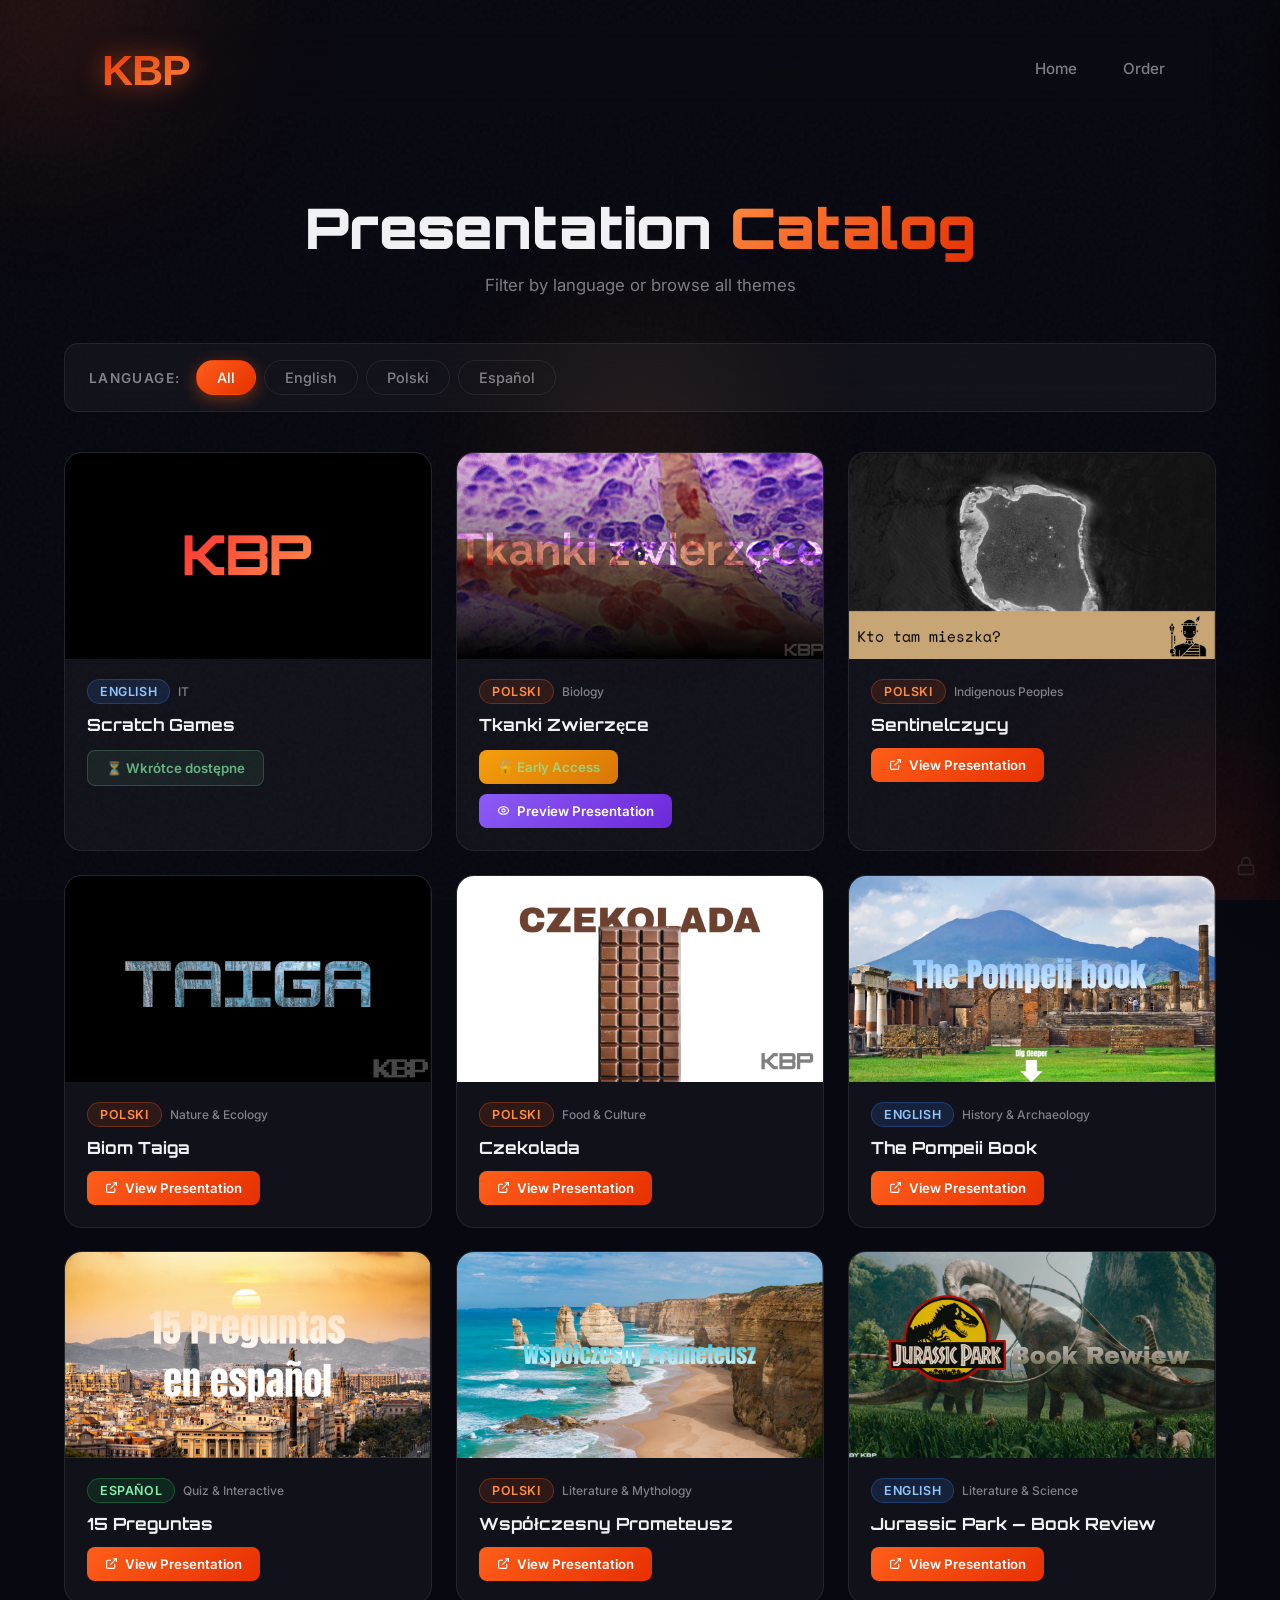
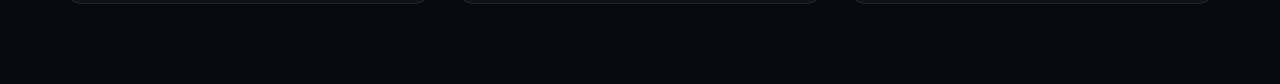
<file: catalog.html>
<!DOCTYPE html>
<html lang="en" style="--orange: #ff5e1a; --orange-light: #ff8c42; --red: #e63000; --bg: #080810; --text: #f0f0f5;"><head>
    <meta charset="UTF-8">
    <meta name="viewport" content="width=device-width, initial-scale=1.0">
    <title>Catalog — KBP</title>
    <link rel="icon" type="image/svg+xml" href="favicon.svg">
    <link rel="stylesheet" href="styles.css">
    <link href="https://fonts.googleapis.com/css2?family=Orbitron:wght@400;700;900&amp;family=Inter:wght@300;400;500;600&amp;display=swap" rel="stylesheet">
</head>

<body cz-shortcut-listen="true">

    <!-- LOADING SCREEN -->
    

    <div class="bg-orbs">
        <div class="orb orb-1"></div>
        <div class="orb orb-2"></div>
        <div class="orb orb-3"></div>
    </div>
    <div class="noise"></div>

    <div class="container">
        <header class="glass-header">
            <a href="index.html" class="logo-wrap">
                <img src="logo.svg" alt="KBP" class="logo" onerror="this.src='logo.svg'">
            </a>
            <nav>
                <a href="index.html" class="nav-link">Home</a>
                <a href="order.html" class="nav-link">Order</a>
            </nav>
        </header>

        <main class="catalog-main">
            <div class="catalog-header">
                <h1 class="page-title">Presentation <span class="gradient-text">Catalog</span></h1>
                <p class="page-sub">Filter by language or browse all themes</p>
            </div>

            <div class="filter-bar glass">
                <span class="filter-label">Language:</span>
                <div class="filter-pills" id="filterPills">
                    <button class="pill active" data-lang="all">All</button>
                    <button class="pill" data-lang="english">English</button>
                    <button class="pill" data-lang="polski">Polski</button>
                    <button class="pill" data-lang="espanol">Español</button>
                </div>
            </div>

            <div class="catalog-grid" id="catalogGrid">
      
      
      
      
      
      
      
      
      
      
      
      
      
      

                <!-- Coming Soon - Tkanki zwierzęce - Polski -->
                

                <!-- Sentinelczycy - Polski -->
                

                <!-- Biom Taiga - Polski -->
                

                <!-- Czekolada - Polski -->
                

                <!-- The Pompeii Book - English -->
                

                <!-- 15 Preguntas - Español -->
                

                <!-- Współczesny Prometeusz - Polski -->
                

                <!-- Jurassic Park Book - English -->
                


            <div class="pres-card glass" data-lang="english" data-id="custom-1786704314487">
        <div class="card-glow"></div>
        <a href="#" target="_blank" class="card-thumb-link">
          <div class="card-thumb">
            <img src="thumbnails/no_thumbnail.jpg" alt="Scratch Games" onerror="this.src='thumbnails/no_thumbnail.jpg'">
            <div class="thumb-overlay">
              <span class="thumb-play">
                <svg viewBox="0 0 24 24" fill="none" stroke="currentColor" stroke-width="2">
                  <path d="M18 13v6a2 2 0 01-2 2H5a2 2 0 01-2-2V8a2 2 0 012-2h6"></path>
                  <polyline points="15 3 21 3 21 9"></polyline>
                  <line x1="10" y1="14" x2="21" y2="3"></line>
                </svg>
              </span>
            </div>
          </div>
        </a>
        <div class="card-body">
          <div class="card-top">
            <span class="lang-badge english">English</span>
            <span class="theme-tag">IT</span>
          </div>
          <h3 class="card-title">Scratch Games</h3>
          <div style="display:flex;gap:8px;flex-wrap:wrap;margin-top:2px;">
            <span class="card-btn coming-soon-btn">⏳ Wkrótce dostępne</span>
          </div>
        </div>
      </div><div class="pres-card glass coming-soon-card" data-lang="polski" data-id="tkanki">
                    <div class="card-glow"></div>
                    <a href="https://www.canva.com/design/DAHLJnj12Vg/cBDGoIE9Pmr2mizU1TOsCg/edit" target="_blank" class="card-thumb-link">
                        <div class="card-thumb">
                            <img src="thumbnails/tkanki_zwierzence.jpg" alt="Tkanki Zwierzęce" onerror="this.src='thumbnails/no_thumbnail.jpg'">
                            <div class="thumb-overlay">
                                <span class="thumb-play">
                                    <svg viewBox="0 0 24 24" fill="none" stroke="currentColor" stroke-width="2">
                                        <path d="M18 13v6a2 2 0 01-2 2H5a2 2 0 01-2-2V8a2 2 0 012-2h6"></path>
                                        <polyline points="15 3 21 3 21 9"></polyline>
                                        <line x1="10" y1="14" x2="21" y2="3"></line>
                                    </svg>
                                </span>
                            </div>
                        </div>
                    </a>
                    <div class="card-body">
                        <div class="card-top">
                            <span class="lang-badge polski">Polski</span>
                            <span class="theme-tag">Biology</span>
                        </div>
                        <h3 class="card-title">Tkanki Zwierzęce</h3>
                        <div style="display:flex;gap:8px;flex-wrap:wrap;margin-top:2px;">
                            <span class="card-btn coming-soon-btn" style="background:linear-gradient(135deg,#f59e0b,#d97706);border:none;cursor:default;">🔓 Early Access</span>
                            <a href="https://www.canva.com/design/DAHLJnj12Vg/cBDGoIE9Pmr2mizU1TOsCg/edit" target="_blank" class="card-btn" style="background:linear-gradient(135deg,#8b5cf6,#6d28d9);">
                                <svg viewBox="0 0 24 24" fill="none" stroke="currentColor" stroke-width="2" style="width:13px;height:13px">
                                    <path d="M15 12a3 3 0 11-6 0 3 3 0 016 0z"></path>
                                    <path d="M2.458 12C3.732 7.943 7.523 5 12 5c4.478 0 8.268 2.943 9.542 7-1.274 4.057-5.064 7-9.542 7-4.477 0-8.268-2.943-9.542-7z"></path>
                                </svg>
                                Preview Presentation
                            </a>
                        </div>
                    </div>
                </div><div class="pres-card glass" data-lang="polski" data-id="sentinelczycy">
                    <div class="card-glow"></div>
                    <a href="https://canva.link/jdr4lco27nu2r5b" target="_blank" class="card-thumb-link">
                        <div class="card-thumb">
                            <img src="thumbnails/sentinelczycy.jpg" alt="Sentinelczycy" onerror="this.src='thumbnails/no_thumbnail.jpg'">
                            <div class="thumb-overlay">
                                <span class="thumb-play">
                                    <svg viewBox="0 0 24 24" fill="none" stroke="currentColor" stroke-width="2">
                                        <path d="M18 13v6a2 2 0 01-2 2H5a2 2 0 01-2-2V8a2 2 0 012-2h6"></path>
                                        <polyline points="15 3 21 3 21 9"></polyline>
                                        <line x1="10" y1="14" x2="21" y2="3"></line>
                                    </svg>
                                </span>
                            </div>
                        </div>
                    </a>
                    <div class="card-body">
                        <div class="card-top">
                            <span class="lang-badge polski">Polski</span>
                            <span class="theme-tag">Indigenous Peoples</span>
                        </div>
                        <h3 class="card-title">Sentinelczycy</h3>
                        <a href="https://canva.link/jdr4lco27nu2r5b" target="_blank" class="card-btn">
                            <svg viewBox="0 0 24 24" fill="none" stroke="currentColor" stroke-width="2">
                                <path d="M18 13v6a2 2 0 01-2 2H5a2 2 0 01-2-2V8a2 2 0 012-2h6"></path>
                                <polyline points="15 3 21 3 21 9"></polyline>
                                <line x1="10" y1="14" x2="21" y2="3"></line>
                            </svg>
                            View Presentation
                        </a>
                    </div>
                </div><div class="pres-card glass" data-lang="polski" data-id="taiga">
                    <div class="card-glow"></div>
                    <a href="https://canva.link/hdb6jztrh3bsevd" target="_blank" class="card-thumb-link">
                        <div class="card-thumb">
                            <img src="thumbnails/taiga.jpg" alt="Biom Taiga" onerror="this.src='thumbnails/no_thumbnail.jpg'">
                            <div class="thumb-overlay">
                                <span class="thumb-play">
                                    <svg viewBox="0 0 24 24" fill="none" stroke="currentColor" stroke-width="2">
                                        <path d="M18 13v6a2 2 0 01-2 2H5a2 2 0 01-2-2V8a2 2 0 012-2h6"></path>
                                        <polyline points="15 3 21 3 21 9"></polyline>
                                        <line x1="10" y1="14" x2="21" y2="3"></line>
                                    </svg>
                                </span>
                            </div>
                        </div>
                    </a>
                    <div class="card-body">
                        <div class="card-top">
                            <span class="lang-badge polski">Polski</span>
                            <span class="theme-tag">Nature &amp; Ecology</span>
                        </div>
                        <h3 class="card-title">Biom Taiga</h3>
                        <a href="https://canva.link/hdb6jztrh3bsevd" target="_blank" class="card-btn">
                            <svg viewBox="0 0 24 24" fill="none" stroke="currentColor" stroke-width="2">
                                <path d="M18 13v6a2 2 0 01-2 2H5a2 2 0 01-2-2V8a2 2 0 012-2h6"></path>
                                <polyline points="15 3 21 3 21 9"></polyline>
                                <line x1="10" y1="14" x2="21" y2="3"></line>
                            </svg>
                            View Presentation
                        </a>
                    </div>
                </div><div class="pres-card glass" data-lang="polski" data-id="czekolada">
                    <div class="card-glow"></div>
                    <a href="https://canva.link/7svyfcwnnusc0qz" target="_blank" class="card-thumb-link">
                        <div class="card-thumb">
                            <img src="thumbnails/czekolada.jpg" alt="Czekolada" onerror="this.src='thumbnails/no_thumbnail.jpg'">
                            <div class="thumb-overlay">
                                <span class="thumb-play">
                                    <svg viewBox="0 0 24 24" fill="none" stroke="currentColor" stroke-width="2">
                                        <path d="M18 13v6a2 2 0 01-2 2H5a2 2 0 01-2-2V8a2 2 0 012-2h6"></path>
                                        <polyline points="15 3 21 3 21 9"></polyline>
                                        <line x1="10" y1="14" x2="21" y2="3"></line>
                                    </svg>
                                </span>
                            </div>
                        </div>
                    </a>
                    <div class="card-body">
                        <div class="card-top">
                            <span class="lang-badge polski">Polski</span>
                            <span class="theme-tag">Food &amp; Culture</span>
                        </div>
                        <h3 class="card-title">Czekolada</h3>
                        <a href="https://canva.link/7svyfcwnnusc0qz" target="_blank" class="card-btn">
                            <svg viewBox="0 0 24 24" fill="none" stroke="currentColor" stroke-width="2">
                                <path d="M18 13v6a2 2 0 01-2 2H5a2 2 0 01-2-2V8a2 2 0 012-2h6"></path>
                                <polyline points="15 3 21 3 21 9"></polyline>
                                <line x1="10" y1="14" x2="21" y2="3"></line>
                            </svg>
                            View Presentation
                        </a>
                    </div>
                </div><div class="pres-card glass" data-lang="english" data-id="pompeii">
                    <div class="card-glow"></div>
                    <a href="https://canva.link/992vc9cyxr82lym" target="_blank" class="card-thumb-link">
                        <div class="card-thumb">
                            <img src="thumbnails/pompeii.jpg" alt="The Pompeii Book" onerror="this.src='thumbnails/no_thumbnail.jpg'">
                            <div class="thumb-overlay">
                                <span class="thumb-play">
                                    <svg viewBox="0 0 24 24" fill="none" stroke="currentColor" stroke-width="2">
                                        <path d="M18 13v6a2 2 0 01-2 2H5a2 2 0 01-2-2V8a2 2 0 012-2h6"></path>
                                        <polyline points="15 3 21 3 21 9"></polyline>
                                        <line x1="10" y1="14" x2="21" y2="3"></line>
                                    </svg>
                                </span>
                            </div>
                        </div>
                    </a>
                    <div class="card-body">
                        <div class="card-top">
                            <span class="lang-badge english">English</span>
                            <span class="theme-tag">History &amp; Archaeology</span>
                        </div>
                        <h3 class="card-title">The Pompeii Book</h3>
                        <a href="https://canva.link/992vc9cyxr82lym" target="_blank" class="card-btn">
                            <svg viewBox="0 0 24 24" fill="none" stroke="currentColor" stroke-width="2">
                                <path d="M18 13v6a2 2 0 01-2 2H5a2 2 0 01-2-2V8a2 2 0 012-2h6"></path>
                                <polyline points="15 3 21 3 21 9"></polyline>
                                <line x1="10" y1="14" x2="21" y2="3"></line>
                            </svg>
                            View Presentation
                        </a>
                    </div>
                </div><div class="pres-card glass" data-lang="espanol" data-id="preguntas">
                    <div class="card-glow"></div>
                    <a href="https://canva.link/8qope4dji9gdlad" target="_blank" class="card-thumb-link">
                        <div class="card-thumb">
                            <img src="thumbnails/preguntas.jpg" alt="15 Preguntas" onerror="this.src='thumbnails/no_thumbnail.jpg'">
                            <div class="thumb-overlay">
                                <span class="thumb-play">
                                    <svg viewBox="0 0 24 24" fill="none" stroke="currentColor" stroke-width="2">
                                        <path d="M18 13v6a2 2 0 01-2 2H5a2 2 0 01-2-2V8a2 2 0 012-2h6"></path>
                                        <polyline points="15 3 21 3 21 9"></polyline>
                                        <line x1="10" y1="14" x2="21" y2="3"></line>
                                    </svg>
                                </span>
                            </div>
                        </div>
                    </a>
                    <div class="card-body">
                        <div class="card-top">
                            <span class="lang-badge espanol">Español</span>
                            <span class="theme-tag">Quiz &amp; Interactive</span>
                        </div>
                        <h3 class="card-title">15 Preguntas</h3>
                        <a href="https://canva.link/8qope4dji9gdlad" target="_blank" class="card-btn">
                            <svg viewBox="0 0 24 24" fill="none" stroke="currentColor" stroke-width="2">
                                <path d="M18 13v6a2 2 0 01-2 2H5a2 2 0 01-2-2V8a2 2 0 012-2h6"></path>
                                <polyline points="15 3 21 3 21 9"></polyline>
                                <line x1="10" y1="14" x2="21" y2="3"></line>
                            </svg>
                            View Presentation
                        </a>
                    </div>
                </div><div class="pres-card glass" data-lang="polski" data-id="prometeusz">
                    <div class="card-glow"></div>
                    <a href="https://canva.link/0xmag7j2fdahhtu" target="_blank" class="card-thumb-link">
                        <div class="card-thumb">
                            <img src="thumbnails/prometeusz.jpg" alt="Współczesny Prometeusz" onerror="this.src='thumbnails/no_thumbnail.jpg'">
                            <div class="thumb-overlay">
                                <span class="thumb-play">
                                    <svg viewBox="0 0 24 24" fill="none" stroke="currentColor" stroke-width="2">
                                        <path d="M18 13v6a2 2 0 01-2 2H5a2 2 0 01-2-2V8a2 2 0 012-2h6"></path>
                                        <polyline points="15 3 21 3 21 9"></polyline>
                                        <line x1="10" y1="14" x2="21" y2="3"></line>
                                    </svg>
                                </span>
                            </div>
                        </div>
                    </a>
                    <div class="card-body">
                        <div class="card-top">
                            <span class="lang-badge polski">Polski</span>
                            <span class="theme-tag">Literature &amp; Mythology</span>
                        </div>
                        <h3 class="card-title">Współczesny Prometeusz</h3>
                        <a href="https://canva.link/0xmag7j2fdahhtu" target="_blank" class="card-btn">
                            <svg viewBox="0 0 24 24" fill="none" stroke="currentColor" stroke-width="2">
                                <path d="M18 13v6a2 2 0 01-2 2H5a2 2 0 01-2-2V8a2 2 0 012-2h6"></path>
                                <polyline points="15 3 21 3 21 9"></polyline>
                                <line x1="10" y1="14" x2="21" y2="3"></line>
                            </svg>
                            View Presentation
                        </a>
                    </div>
                </div><div class="pres-card glass" data-lang="english" data-id="jurassic">
                    <div class="card-glow"></div>
                    <a href="https://canva.link/foiyt8byrmnwzso" target="_blank" class="card-thumb-link">
                        <div class="card-thumb">
                            <img src="thumbnails/jurassic.jpg" alt="Jurassic Park Book Review" onerror="this.src='thumbnails/no_thumbnail.jpg'">
                            <div class="thumb-overlay">
                                <span class="thumb-play">
                                    <svg viewBox="0 0 24 24" fill="none" stroke="currentColor" stroke-width="2">
                                        <path d="M18 13v6a2 2 0 01-2 2H5a2 2 0 01-2-2V8a2 2 0 012-2h6"></path>
                                        <polyline points="15 3 21 3 21 9"></polyline>
                                        <line x1="10" y1="14" x2="21" y2="3"></line>
                                    </svg>
                                </span>
                            </div>
                        </div>
                    </a>
                    <div class="card-body">
                        <div class="card-top">
                            <span class="lang-badge english">English</span>
                            <span class="theme-tag">Literature &amp; Science</span>
                        </div>
                        <h3 class="card-title">Jurassic Park — Book Review</h3>
                        <a href="https://canva.link/foiyt8byrmnwzso" target="_blank" class="card-btn">
                            <svg viewBox="0 0 24 24" fill="none" stroke="currentColor" stroke-width="2">
                                <path d="M18 13v6a2 2 0 01-2 2H5a2 2 0 01-2-2V8a2 2 0 012-2h6"></path>
                                <polyline points="15 3 21 3 21 9"></polyline>
                                <line x1="10" y1="14" x2="21" y2="3"></line>
                            </svg>
                            View Presentation
                        </a>
                    </div>
                </div></div>

            <div class="empty-state" id="emptyState" style="display:none">
                <p>No presentations found for this language yet.</p>
            </div>
        </main>
    </div>

    <script src="loader.js"></script>
    <script src="devtools.js"></script>

    <!-- Toast -->
    

    <!-- Hidden lock trigger -->
    

    <!-- Dev mode badge (visible when logged in) -->
    
    

    <!-- Auth modal -->
    

    <!-- Dev panel -->
    
  

    <!-- Toast -->
    

    <!-- Hidden lock trigger -->
    

    <!-- Dev mode badge (visible when logged in) -->
    
    

    <!-- Auth modal -->
    

    <!-- Dev panel -->
    
  

    <!-- Toast -->
    

    <!-- Hidden lock trigger -->
    

    <!-- Dev mode badge (visible when logged in) -->
    
    

    <!-- Auth modal -->
    

    <!-- Dev panel -->
    
  

    <!-- Toast -->
    

    <!-- Hidden lock trigger -->
    

    <!-- Dev mode badge (visible when logged in) -->
    
    

    <!-- Auth modal -->
    

    <!-- Dev panel -->
    
  

    <!-- Toast -->
    

    <!-- Hidden lock trigger -->
    

    <!-- Dev mode badge (visible when logged in) -->
    
    

    <!-- Auth modal -->
    

    <!-- Dev panel -->
    
  

    <!-- Toast -->
    

    <!-- Hidden lock trigger -->
    

    <!-- Dev mode badge (visible when logged in) -->
    
    

    <!-- Auth modal -->
    

    <!-- Dev panel -->
    
  

    <!-- Toast -->
    

    <!-- Hidden lock trigger -->
    

    <!-- Dev mode badge (visible when logged in) -->
    
    

    <!-- Auth modal -->
    

    <!-- Dev panel -->
    
  

    <!-- Toast -->
    

    <!-- Hidden lock trigger -->
    

    <!-- Dev mode badge (visible when logged in) -->
    
    

    <!-- Auth modal -->
    

    <!-- Dev panel -->
    
  
    <script src="catalog.js"></script>


<input type="file" accept="image/*" style="display: none;"><input type="file" accept="image/*" style="display: none;"><input type="file" accept="image/*" style="display: none;"><input type="file" accept="image/*" style="display: none;"><input type="file" accept="image/*" style="display: none;"><input type="file" accept="image/*" style="display: none;"><input type="file" accept="image/*" style="display: none;"><input type="file" accept="image/*" style="display: none;"><input type="file" accept="image/*" style="display: none;"><input type="file" accept="image/*" style="display: none;"><input type="file" accept="image/*" style="display: none;"><input type="file" accept="image/*" style="display: none;"><input type="file" accept="image/*" style="display: none;"><input type="file" accept="image/*" style="display: none;"><input type="file" accept="image/*" style="display: none;"><input type="file" accept="image/*" style="display: none;"><input type="file" accept="image/*" style="display: none;"><input type="file" accept="image/*" style="display: none;"><input type="file" accept="image/*" style="display: none;"><input type="file" accept="image/*" style="display: none;"><input type="file" accept="image/*" style="display: none;"><input type="file" accept="image/*" style="display: none;"><input type="file" accept="image/*" style="display: none;"><input type="file" accept="image/*" style="display: none;"><input type="file" accept="image/*" style="display: none;"><input type="file" accept="image/*" style="display: none;"><input type="file" accept="image/*" style="display: none;"><input type="file" accept="image/*" style="display: none;"><input type="file" accept="image/*" style="display: none;"><input type="file" accept="image/*" style="display: none;"><input type="file" accept="image/*" style="display: none;"><input type="file" accept="image/*" style="display: none;"><input type="file" accept="image/*" style="display: none;"><input type="file" accept="image/*" style="display: none;"><input type="file" accept="image/*" style="display: none;"><input type="file" accept="image/*" style="display: none;"><input type="file" accept="image/*" style="display: none;"><input type="file" accept="image/*" style="display: none;"><input type="file" accept="image/*" style="display: none;"><input type="file" accept="image/*" style="display: none;"><input type="file" accept="image/*" style="display: none;"><input type="file" accept="image/*" style="display: none;"><input type="file" accept="image/*" style="display: none;"><input type="file" accept="image/*" style="display: none;"><input type="file" accept="image/*" style="display: none;"><input type="file" accept="image/*" style="display: none;"><input type="file" accept="image/*" style="display: none;"><input type="file" accept="image/*" style="display: none;"><input type="file" accept="image/*" style="display: none;"><input type="file" accept="image/*" style="display: none;"><input type="file" accept="image/*" style="display: none;"><input type="file" accept="image/*" style="display: none;"><input type="file" accept="image/*" style="display: none;"><input type="file" accept="image/*" style="display: none;"><input type="file" accept="image/*" style="display: none;"><input type="file" accept="image/*" style="display: none;"><input type="file" accept="image/*" style="display: none;"><input type="file" accept="image/*" style="display: none;"><input type="file" accept="image/*" style="display: none;"><input type="file" accept="image/*" style="display: none;"><input type="file" accept="image/*" style="display: none;"><input type="file" accept="image/*" style="display: none;"><input type="file" accept="image/*" style="display: none;"><input type="file" accept="image/*" style="display: none;"><input type="file" accept="image/*" style="display: none;"><input type="file" accept="image/*" style="display: none;"><input type="file" accept="image/*" style="display: none;"><input type="file" accept="image/*" style="display: none;"><input type="file" accept="image/*" style="display: none;"><input type="file" accept="image/*" style="display: none;"><input type="file" accept="image/*" style="display: none;"><input type="file" accept="image/*" style="display: none;"><input type="file" accept="image/*" style="display: none;"><input type="file" accept="image/*" style="display: none;"><input type="file" accept="image/*" style="display: none;"><input type="file" accept="image/*" style="display: none;"><input type="file" accept="image/*" style="display: none;"><input type="file" accept="image/*" style="display: none;"><input type="file" accept="image/*" style="display: none;"><input type="file" accept="image/*" style="display: none;"><input type="file" accept="image/*" style="display: none;"><input type="file" accept="image/*" style="display: none;"><input type="file" accept="image/*" style="display: none;"><input type="file" accept="image/*" style="display: none;"><input type="file" accept="image/*" style="display: none;"><input type="file" accept="image/*" style="display: none;"><input type="file" accept="image/*" style="display: none;"><input type="file" accept="image/*" style="display: none;"><input type="file" accept="image/*" style="display: none;"><input type="file" accept="image/*" style="display: none;"><input type="file" accept="image/*" style="display: none;"><input type="file" accept="image/*" style="display: none;"><input type="file" accept="image/*" style="display: none;"><input type="file" accept="image/*" style="display: none;"><input type="file" accept="image/*" style="display: none;"><input type="file" accept="image/*" style="display: none;"><input type="file" accept="image/*" style="display: none;"><input type="file" accept="image/*" style="display: none;"><input type="file" accept="image/*" style="display: none;"><input type="file" accept="image/*" style="display: none;"><input type="file" accept="image/*" style="display: none;"><input type="file" accept="image/*" style="display: none;"><input type="file" accept="image/*" style="display: none;"><input type="file" accept="image/*" style="display: none;"><input type="file" accept="image/*" style="display: none;"><input type="file" accept="image/*" style="display: none;"><input type="file" accept="image/*" style="display: none;"><input type="file" accept="image/*" style="display: none;"><input type="file" accept="image/*" style="display: none;"><input type="file" accept="image/*" style="display: none;"><input type="file" accept="image/*" style="display: none;"><input type="file" accept="image/*" style="display: none;"><input type="file" accept="image/*" style="display: none;"><input type="file" accept="image/*" style="display: none;"><input type="file" accept="image/*" style="display: none;"><input type="file" accept="image/*" style="display: none;"><input type="file" accept="image/*" style="display: none;"><input type="file" accept="image/*" style="display: none;"><input type="file" accept="image/*" style="display: none;"><input type="file" accept="image/*" style="display: none;"><input type="file" accept="image/*" style="display: none;"><input type="file" accept="image/*" style="display: none;"><input type="file" accept="image/*" style="display: none;"><input type="file" accept="image/*" style="display: none;"><input type="file" accept="image/*" style="display: none;"><input type="file" accept="image/*" style="display: none;"><input type="file" accept="image/*" style="display: none;"><input type="file" accept="image/*" style="display: none;"><input type="file" accept="image/*" style="display: none;"><input type="file" accept="image/*" style="display: none;"><input type="file" accept="image/*" style="display: none;"><input type="file" accept="image/*" style="display: none;"><input type="file" accept="image/*" style="display: none;"><input type="file" accept="image/*" style="display: none;"><input type="file" accept="image/*" style="display: none;"><input type="file" accept="image/*" style="display: none;"><input type="file" accept="image/*" style="display: none;"><input type="file" accept="image/*" style="display: none;"><input type="file" accept="image/*" style="display: none;"><input type="file" accept="image/*" style="display: none;"><input type="file" accept="image/*" style="display: none;"><input type="file" accept="image/*" style="display: none;"><input type="file" accept="image/*" style="display: none;"><input type="file" accept="image/*" style="display: none;"><input type="file" accept="image/*" style="display: none;"><input type="file" accept="image/*" style="display: none;"><input type="file" accept="image/*" style="display: none;"><input type="file" accept="image/*" style="display: none;"><input type="file" accept="image/*" style="display: none;"><input type="file" accept="image/*" style="display: none;"><input type="file" accept="image/*" style="display: none;"><input type="file" accept="image/*" style="display: none;"><input type="file" accept="image/*" style="display: none;"><input type="file" accept="image/*" style="display: none;"><input type="file" accept="image/*" style="display: none;"><input type="file" accept="image/*" style="display: none;"><input type="file" accept="image/*" style="display: none;"><input type="file" accept="image/*" style="display: none;"><input type="file" accept="image/*" style="display: none;"><input type="file" accept="image/*" style="display: none;"><input type="file" accept="image/*" style="display: none;"><input type="file" accept="image/*" style="display: none;"><input type="file" accept="image/*" style="display: none;"><input type="file" accept="image/*" style="display: none;"><input type="file" accept="image/*" style="display: none;"><input type="file" accept="image/*" style="display: none;"><input type="file" accept="image/*" style="display: none;"><input type="file" accept="image/*" style="display: none;"><input type="file" accept="image/*" style="display: none;"><input type="file" accept="image/*" style="display: none;"><input type="file" accept="image/*" style="display: none;"><input type="file" accept="image/*" style="display: none;"><input type="file" accept="image/*" style="display: none;"><input type="file" accept="image/*" style="display: none;"><input type="file" accept="image/*" style="display: none;"><input type="file" accept="image/*" style="display: none;"><input type="file" accept="image/*" style="display: none;"><input type="file" accept="image/*" style="display: none;"><input type="file" accept="image/*" style="display: none;"><input type="file" accept="image/*" style="display: none;"><input type="file" accept="image/*" style="display: none;"><input type="file" accept="image/*" style="display: none;"><input type="file" accept="image/*" style="display: none;"><input type="file" accept="image/*" style="display: none;"><input type="file" accept="image/*" style="display: none;"><input type="file" accept="image/*" style="display: none;"></body></html>
</file>
<file: styles.css>
/* ===== RESET & BASE ===== */
*,
*::before,
*::after {
    margin: 0;
    padding: 0;
    box-sizing: border-box;
}

:root {
    --orange: #ff5e1a;
    --orange-light: #ff8c42;
    --red: #e63000;
    --bg: #080810;
    --glass-bg: rgba(255, 255, 255, 0.04);
    --glass-border: rgba(255, 255, 255, 0.08);
    --glass-hover: rgba(255, 255, 255, 0.07);
    --text: #f0f0f5;
    --text-muted: rgba(240, 240, 245, 0.5);
    --glow: rgba(255, 94, 26, 0.35);
}

html {
    scroll-behavior: smooth;
}

body {
    font-family: 'Inter', sans-serif;
    background: var(--bg);
    color: var(--text);
    min-height: 100vh;
    overflow-x: hidden;
}

/* ===== BACKGROUND ORBS ===== */
.bg-orbs {
    position: fixed;
    inset: 0;
    pointer-events: none;
    z-index: 0;
    overflow: hidden;
}

.orb {
    position: absolute;
    border-radius: 50%;
    filter: blur(80px);
    opacity: 0.2;
    will-change: transform;
}

.orb-1 {
    width: 400px;
    height: 400px;
    background: radial-gradient(circle, #ff5e1a, transparent 70%);
    top: -200px;
    left: -150px;
    animation: drift1 18s ease-in-out infinite alternate;
}

.orb-2 {
    width: 350px;
    height: 350px;
    background: radial-gradient(circle, #e63000, transparent 70%);
    bottom: -150px;
    right: -100px;
    animation: drift2 22s ease-in-out infinite alternate;
}

.orb-3 {
    width: 300px;
    height: 300px;
    background: radial-gradient(circle, #ff8c42, transparent 70%);
    top: 50%;
    left: 50%;
    transform: translate(-50%, -50%);
    animation: drift3 15s ease-in-out infinite alternate;
}

@keyframes drift1 {
    from {
        transform: translate(0, 0);
    }

    to {
        transform: translate(80px, 60px);
    }
}

@keyframes drift2 {
    from {
        transform: translate(0, 0);
    }

    to {
        transform: translate(-60px, -80px);
    }
}

@keyframes drift3 {
    from {
        transform: translate(-50%, -50%) scale(1);
    }

    to {
        transform: translate(-50%, -50%) scale(1.3);
    }
}

/* ===== NOISE TEXTURE ===== */
.noise {
    position: fixed;
    inset: 0;
    pointer-events: none;
    z-index: 1;
    opacity: 0.03;
    background-image: url("data:image/svg+xml,%3Csvg viewBox='0 0 256 256' xmlns='http://www.w3.org/2000/svg'%3E%3Cfilter id='noise'%3E%3CfeTurbulence type='fractalNoise' baseFrequency='0.9' numOctaves='4' stitchTiles='stitch'/%3E%3C/filter%3E%3Crect width='100%25' height='100%25' filter='url(%23noise)'/%3E%3C/svg%3E");
}

/* ===== GLASS UTILITY ===== */
.glass {
    background: var(--glass-bg);
    border: 1px solid var(--glass-border);
}

/* Only apply backdrop-filter to elements where the blur effect is actually visible */
.glass-header,
.filter-bar,
.stat-card,
.btn-secondary {
    backdrop-filter: blur(20px);
    -webkit-backdrop-filter: blur(20px);
}

/* Cards sit on a near-opaque dark background — blur is invisible there, skip it */
.pres-card {
    /* no backdrop-filter */
}

/* ===== CONTAINER ===== */
.container {
    max-width: 1200px;
    margin: 0 auto;
    padding: 0 24px 80px;
    position: relative;
    z-index: 2;
}

/* ===== HEADER ===== */
.glass-header {
    display: flex;
    align-items: center;
    justify-content: space-between;
    padding: 20px 32px;
    margin: 24px 0 60px;
    border-radius: 16px;
}

.logo-wrap {
    display: flex;
    align-items: center;
    text-decoration: none;
}

.logo {
    height: 48px;
    width: auto;
    filter: drop-shadow(0 0 12px rgba(255, 94, 26, 0.6));
    transition: filter 0.3s;
}

.logo:hover {
    filter: drop-shadow(0 0 20px rgba(255, 94, 26, 0.9));
}

.logo-fallback {
    display: flex;
    align-items: center;
}

.logo-text {
    font-family: 'Orbitron', sans-serif;
    font-size: 2rem;
    font-weight: 900;
    background: linear-gradient(135deg, var(--orange), var(--red));
    -webkit-background-clip: text;
    -webkit-text-fill-color: transparent;
    background-clip: text;
    text-shadow: none;
    filter: drop-shadow(0 0 12px rgba(255, 94, 26, 0.5));
}

nav {
    display: flex;
    gap: 8px;
}

.nav-link {
    color: var(--text-muted);
    text-decoration: none;
    font-size: 0.95rem;
    font-weight: 500;
    padding: 8px 18px;
    border-radius: 8px;
    border: 1px solid transparent;
    transition: all 0.25s;
}

.nav-link:hover {
    color: var(--text);
    background: var(--glass-hover);
    border-color: var(--glass-border);
}

/* ===== GRADIENT TEXT ===== */
.gradient-text {
    background: linear-gradient(135deg, var(--orange-light), var(--red));
    -webkit-background-clip: text;
    -webkit-text-fill-color: transparent;
    background-clip: text;
}

/* ===== HOME PAGE ===== */
.home-main {
    display: flex;
    flex-direction: column;
    align-items: center;
    text-align: center;
    padding-top: 40px;
}

.hero {
    max-width: 700px;
    margin-bottom: 80px;
}

.hero-eyebrow {
    font-size: 0.85rem;
    font-weight: 600;
    letter-spacing: 0.2em;
    text-transform: uppercase;
    color: var(--orange);
    margin-bottom: 20px;
}

.hero-splash {
    font-size: 0.95rem;
    font-weight: 500;
    color: var(--text-muted);
    margin-bottom: 16px;
    margin-top: -12px;
    font-style: italic;
    animation: fadeUp 0.6s ease 0.2s both;
}

.hero-title {
    font-family: 'Orbitron', sans-serif;
    font-size: clamp(3rem, 8vw, 6rem);
    font-weight: 900;
    line-height: 1.05;
    margin-bottom: 24px;
    letter-spacing: -0.02em;
}

.hero-desc {
    font-size: 1.15rem;
    color: var(--text-muted);
    line-height: 1.7;
    margin-bottom: 48px;
    max-width: 500px;
    margin-left: auto;
    margin-right: auto;
}

.hero-buttons {
    display: flex;
    gap: 16px;
    justify-content: center;
    flex-wrap: wrap;
}

/* ===== BUTTONS ===== */
.btn {
    display: inline-flex;
    align-items: center;
    gap: 10px;
    padding: 16px 36px;
    border-radius: 12px;
    font-size: 1rem;
    font-weight: 600;
    text-decoration: none;
    transition: all 0.3s;
    position: relative;
    overflow: hidden;
}

.btn-icon {
    width: 20px;
    height: 20px;
    display: flex;
    align-items: center;
}

.btn-icon svg {
    width: 100%;
    height: 100%;
}

.btn-primary {
    background: linear-gradient(135deg, var(--orange), var(--red));
    color: white;
    box-shadow: 0 4px 24px rgba(255, 94, 26, 0.35);
}

.btn-primary:hover {
    transform: translateY(-2px);
    box-shadow: 0 8px 32px rgba(255, 94, 26, 0.55);
}

.btn-secondary {
    background: var(--glass-bg);
    color: var(--text);
    border: 1px solid var(--glass-border);
}

.btn-secondary:hover {
    background: var(--glass-hover);
    border-color: rgba(255, 94, 26, 0.4);
    transform: translateY(-2px);
    box-shadow: 0 8px 24px rgba(255, 94, 26, 0.2);
}

/* ===== STATS ROW ===== */
.stats-row {
    display: flex;
    gap: 20px;
    flex-wrap: wrap;
    justify-content: center;
}

.stat-card {
    display: flex;
    flex-direction: column;
    align-items: center;
    padding: 28px 48px;
    border-radius: 16px;
    gap: 6px;
    transition: all 0.3s;
}

.stat-card:hover {
    border-color: rgba(255, 94, 26, 0.3);
    box-shadow: 0 0 30px rgba(255, 94, 26, 0.1);
}

.stat-num {
    font-family: 'Orbitron', sans-serif;
    font-size: 2.5rem;
    font-weight: 900;
    background: linear-gradient(135deg, var(--orange-light), var(--red));
    -webkit-background-clip: text;
    -webkit-text-fill-color: transparent;
    background-clip: text;
}

.stat-label {
    font-size: 0.85rem;
    color: var(--text-muted);
    text-transform: uppercase;
    letter-spacing: 0.1em;
}

/* ===== CATALOG PAGE ===== */
.catalog-main {
    padding-top: 20px;
}

.catalog-header {
    text-align: center;
    margin-bottom: 48px;
}

.page-title {
    font-family: 'Orbitron', sans-serif;
    font-size: clamp(2rem, 5vw, 3.5rem);
    font-weight: 900;
    margin-bottom: 12px;
}

.page-sub {
    font-size: 1.05rem;
    color: var(--text-muted);
}

/* ===== FILTER BAR ===== */
.filter-bar {
    display: flex;
    align-items: center;
    gap: 16px;
    padding: 16px 24px;
    border-radius: 14px;
    margin-bottom: 40px;
    flex-wrap: wrap;
}

.filter-label {
    font-size: 0.85rem;
    font-weight: 600;
    color: var(--text-muted);
    text-transform: uppercase;
    letter-spacing: 0.1em;
    white-space: nowrap;
}

.filter-pills {
    display: flex;
    gap: 8px;
    flex-wrap: wrap;
}

.pill {
    padding: 8px 20px;
    border-radius: 50px;
    border: 1px solid var(--glass-border);
    background: transparent;
    color: var(--text-muted);
    font-size: 0.9rem;
    font-weight: 500;
    cursor: pointer;
    transition: all 0.25s;
    font-family: 'Inter', sans-serif;
}

.pill:hover {
    color: var(--text);
    border-color: rgba(255, 94, 26, 0.4);
}

.pill.active {
    background: linear-gradient(135deg, var(--orange), var(--red));
    border-color: transparent;
    color: white;
    box-shadow: 0 4px 16px rgba(255, 94, 26, 0.4);
}

/* ===== CATALOG GRID ===== */
.catalog-grid {
    display: grid;
    grid-template-columns: repeat(auto-fill, minmax(300px, 1fr));
    gap: 24px;
}

/* ===== PRESENTATION CARD ===== */
.pres-card {
    border-radius: 18px;
    padding: 28px;
    position: relative;
    overflow: hidden;
    transition: transform 0.35s, border-color 0.35s, box-shadow 0.35s;
    display: flex;
    flex-direction: column;
    gap: 12px;
    will-change: transform;
}

.pres-card:hover {
    transform: translateY(-6px);
    border-color: rgba(255, 94, 26, 0.35);
    box-shadow: 0 16px 48px rgba(255, 94, 26, 0.15);
}

.card-glow {
    position: absolute;
    top: -60px;
    right: -60px;
    width: 180px;
    height: 180px;
    background: radial-gradient(circle, rgba(255, 94, 26, 0.12), transparent 70%);
    pointer-events: none;
    transition: opacity 0.3s;
    opacity: 0;
}

.pres-card:hover .card-glow {
    opacity: 1;
}

.card-top {
    display: flex;
    gap: 8px;
}

/* Language badges */
.lang-badge {
    padding: 4px 12px;
    border-radius: 50px;
    font-size: 0.78rem;
    font-weight: 600;
    letter-spacing: 0.05em;
    text-transform: uppercase;
}

.lang-badge.english {
    background: rgba(59, 130, 246, 0.15);
    border: 1px solid rgba(59, 130, 246, 0.3);
    color: #93c5fd;
}

.lang-badge.polski {
    background: rgba(255, 94, 26, 0.12);
    border: 1px solid rgba(255, 94, 26, 0.3);
    color: var(--orange-light);
}

.lang-badge.espanol {
    background: rgba(34, 197, 94, 0.12);
    border: 1px solid rgba(34, 197, 94, 0.3);
    color: #86efac;
}

.card-title {
    font-family: 'Orbitron', sans-serif;
    font-size: 1.15rem;
    font-weight: 700;
    line-height: 1.3;
    color: var(--text);
}

.card-theme {
    font-size: 0.88rem;
    color: var(--text-muted);
    flex: 1;
}

.card-btn {
    display: inline-flex;
    align-items: center;
    gap: 8px;
    padding: 10px 20px;
    border-radius: 10px;
    background: linear-gradient(135deg, var(--orange), var(--red));
    color: white;
    text-decoration: none;
    font-size: 0.88rem;
    font-weight: 600;
    transition: all 0.25s;
    align-self: flex-start;
    margin-top: 4px;
}

.card-btn svg {
    width: 14px;
    height: 14px;
}

.card-btn:hover {
    transform: translateY(-1px);
    box-shadow: 0 6px 20px rgba(255, 94, 26, 0.45);
}

/* ===== EMPTY STATE ===== */
.empty-state {
    text-align: center;
    padding: 80px 20px;
    color: var(--text-muted);
    font-size: 1.1rem;
}

/* ===== ORDER PAGE ===== */
.order-main {
    padding-top: 20px;
    text-align: center;
}

.order-main .page-title {
    margin-bottom: 12px;
}

.order-main .page-sub {
    margin-bottom: 60px;
}

.order-center {
    display: flex;
    flex-direction: column;
    align-items: center;
    gap: 40px;
}

.order-card {
    border-radius: 24px;
    padding: 56px 48px;
    max-width: 560px;
    width: 100%;
    display: flex;
    flex-direction: column;
    align-items: center;
    gap: 20px;
    position: relative;
    overflow: hidden;
}

.order-card::before {
    content: '';
    position: absolute;
    top: -80px;
    left: 50%;
    transform: translateX(-50%);
    width: 300px;
    height: 300px;
    background: radial-gradient(circle, rgba(255, 94, 26, 0.1), transparent 70%);
    pointer-events: none;
}

.tg-icon-wrap {
    width: 80px;
    height: 80px;
    background: linear-gradient(135deg, #0088cc, #00aaff);
    border-radius: 50%;
    display: flex;
    align-items: center;
    justify-content: center;
    box-shadow: 0 8px 32px rgba(0, 136, 204, 0.4);
    animation: float 3s ease-in-out infinite;
}

@keyframes float {

    0%,
    100% {
        transform: translateY(0);
    }

    50% {
        transform: translateY(-8px);
    }
}

.tg-icon {
    width: 44px;
    height: 44px;
    color: white;
}

.order-card h2 {
    font-family: 'Orbitron', sans-serif;
    font-size: 1.8rem;
    font-weight: 700;
}

.order-desc {
    font-size: 1rem;
    color: var(--text-muted);
    line-height: 1.7;
    max-width: 400px;
}

.tg-btn {
    display: inline-flex;
    align-items: center;
    gap: 12px;
    padding: 16px 40px;
    border-radius: 50px;
    background: linear-gradient(135deg, #0088cc, #00aaff);
    color: white;
    text-decoration: none;
    font-size: 1.05rem;
    font-weight: 700;
    transition: all 0.3s;
    box-shadow: 0 6px 24px rgba(0, 136, 204, 0.4);
    margin-top: 8px;
}

.tg-btn-icon {
    width: 22px;
    height: 22px;
}

.tg-btn:hover {
    transform: translateY(-3px);
    box-shadow: 0 12px 36px rgba(0, 136, 204, 0.55);
}

.tg-note {
    font-size: 0.8rem;
    color: var(--text-muted);
    font-style: italic;
}

/* ===== ORDER INFO GRID ===== */
.order-info-grid {
    display: grid;
    grid-template-columns: repeat(2, 1fr);
    gap: 16px;
    max-width: 560px;
    width: 100%;
}

.info-tile {
    border-radius: 16px;
    padding: 24px 20px;
    text-align: left;
    transition: all 0.3s;
}

.info-tile:hover {
    border-color: rgba(255, 94, 26, 0.3);
    transform: translateY(-3px);
}

.info-tile-wide {
    grid-column: 1 / -1;
}

.info-icon {
    font-size: 1.8rem;
    display: block;
    margin-bottom: 10px;
}

.info-tile h4 {
    font-size: 0.95rem;
    font-weight: 600;
    margin-bottom: 6px;
    color: var(--text);
}

.info-tile p {
    font-size: 0.85rem;
    color: var(--text-muted);
    line-height: 1.5;
}

/* ===== RESPONSIVE ===== */
@media (max-width: 640px) {
    .glass-header {
        padding: 16px 20px;
        margin-bottom: 40px;
    }

    .hero-title {
        font-size: 2.8rem;
    }

    .btn {
        padding: 14px 24px;
        font-size: 0.95rem;
    }

    .stats-row {
        gap: 12px;
    }

    .stat-card {
        padding: 20px 32px;
    }

    .catalog-grid {
        grid-template-columns: 1fr;
    }

    .order-card {
        padding: 36px 24px;
    }

    .order-info-grid {
        grid-template-columns: 1fr;
    }

    .filter-bar {
        flex-direction: column;
        align-items: flex-start;
    }
}

/* ===== ANIMATIONS ===== */
@keyframes fadeUp {
    from {
        opacity: 0;
        transform: translateY(16px);
    }

    to {
        opacity: 1;
        transform: translateY(0);
    }
}

.pres-card {
    animation: fadeUp 0.5s ease forwards;
}

.pres-card:nth-child(1) {
    animation-delay: 0.05s;
}

.pres-card:nth-child(2) {
    animation-delay: 0.10s;
}

.pres-card:nth-child(3) {
    animation-delay: 0.15s;
}

.pres-card:nth-child(4) {
    animation-delay: 0.20s;
}

.pres-card:nth-child(5) {
    animation-delay: 0.25s;
}

.pres-card:nth-child(6) {
    animation-delay: 0.30s;
}

.pres-card:nth-child(7) {
    animation-delay: 0.35s;
}

/* ===== CARD THUMBNAILS ===== */
.pres-card {
    padding: 0;
    overflow: hidden;
    flex-direction: column;
    gap: 0;
}

.card-thumb-link {
    display: block;
    text-decoration: none;
}

.card-thumb {
    position: relative;
    width: 100%;
    aspect-ratio: 16 / 9;
    overflow: hidden;
    background: #111118;
}

.card-thumb img {
    width: 100%;
    height: 100%;
    object-fit: cover;
    display: block;
    transition: transform 0.4s ease;
}

.pres-card:hover .card-thumb img {
    transform: scale(1.05);
}

/* Fallback when image is missing */
.card-thumb.thumb-missing {
    display: flex;
    align-items: center;
    justify-content: center;
    background: linear-gradient(135deg, #1a1a2e, #0f0f1a);
    min-height: 160px;
}

.card-thumb.thumb-missing::after {
    content: '🖼';
    font-size: 3rem;
    opacity: 0.3;
}

.card-thumb.thumb-missing img {
    display: none;
}

/* Hover overlay on thumbnail */
.thumb-overlay {
    position: absolute;
    inset: 0;
    background: rgba(0, 0, 0, 0.45);
    display: flex;
    align-items: center;
    justify-content: center;
    opacity: 0;
    transition: opacity 0.3s ease;
}

.pres-card:hover .thumb-overlay {
    opacity: 1;
}

.thumb-play {
    width: 52px;
    height: 52px;
    background: linear-gradient(135deg, var(--orange), var(--red));
    border-radius: 50%;
    display: flex;
    align-items: center;
    justify-content: center;
    box-shadow: 0 4px 20px rgba(255, 94, 26, 0.6);
    transform: scale(0.8);
    transition: transform 0.3s ease;
}

.pres-card:hover .thumb-play {
    transform: scale(1);
}

.thumb-play svg {
    width: 22px;
    height: 22px;
    color: white;
}

/* Card body below thumbnail */
.card-body {
    padding: 20px 22px 22px;
    display: flex;
    flex-direction: column;
    gap: 10px;
    flex: 1;
}

.card-top {
    display: flex;
    align-items: center;
    gap: 8px;
    flex-wrap: wrap;
}

.theme-tag {
    font-size: 0.75rem;
    color: var(--text-muted);
    font-weight: 500;
}

.card-title {
    font-family: 'Orbitron', sans-serif;
    font-size: 1.05rem;
    font-weight: 700;
    line-height: 1.3;
    color: var(--text);
    margin: 0;
}

.card-btn {
    display: inline-flex;
    align-items: center;
    gap: 7px;
    padding: 9px 18px;
    border-radius: 8px;
    background: linear-gradient(135deg, var(--orange), var(--red));
    color: white;
    text-decoration: none;
    font-size: 0.83rem;
    font-weight: 600;
    transition: all 0.25s;
    align-self: flex-start;
    margin-top: 2px;
}

.card-btn svg {
    width: 13px;
    height: 13px;
}

.card-btn:hover {
    transform: translateY(-1px);
    box-shadow: 0 6px 20px rgba(255, 94, 26, 0.45);
}

/* Wider grid for thumbnail cards */
.catalog-grid {
    grid-template-columns: repeat(auto-fill, minmax(340px, 1fr));
}

/* ===== LOADING SCREEN ===== */
.loader {
    position: fixed;
    inset: 0;
    z-index: 9999;
    display: flex;
    align-items: center;
    justify-content: center;
    background: var(--bg);
    transition: opacity 0.7s ease, transform 0.7s ease;
}

.loader-hidden {
    opacity: 0;
    transform: scale(1.03);
    pointer-events: none;
}

/* Loader background orbs */
.loader-bg {
    position: absolute;
    inset: 0;
    overflow: hidden;
    pointer-events: none;
}

.loader-orb {
    position: absolute;
    border-radius: 50%;
    filter: blur(100px);
    opacity: 0.3;
}

.loader-orb-1 {
    width: 500px;
    height: 500px;
    background: radial-gradient(circle, #ff5e1a, transparent 70%);
    top: -150px;
    left: -100px;
    animation: loaderDrift1 4s ease-in-out infinite alternate;
}

.loader-orb-2 {
    width: 400px;
    height: 400px;
    background: radial-gradient(circle, #e63000, transparent 70%);
    bottom: -100px;
    right: -80px;
    animation: loaderDrift2 5s ease-in-out infinite alternate;
}

@keyframes loaderDrift1 {
    from {
        transform: translate(0, 0);
    }

    to {
        transform: translate(40px, 30px);
    }
}

@keyframes loaderDrift2 {
    from {
        transform: translate(0, 0);
    }

    to {
        transform: translate(-30px, -40px);
    }
}

/* Loader content */
.loader-content {
    position: relative;
    z-index: 1;
    display: flex;
    flex-direction: column;
    align-items: center;
    gap: 20px;
}

.loader-logo {
    animation: loaderPulse 1.8s ease-in-out infinite;
}

.loader-logo img {
    height: 80px;
    width: auto;
    filter: drop-shadow(0 0 24px rgba(255, 94, 26, 0.7));
}

@keyframes loaderPulse {

    0%,
    100% {
        filter: drop-shadow(0 0 24px rgba(255, 94, 26, 0.7));
        transform: scale(1);
    }

    50% {
        filter: drop-shadow(0 0 40px rgba(255, 94, 26, 1));
        transform: scale(1.04);
    }
}

.loader-sub {
    font-family: 'Orbitron', sans-serif;
    font-size: 0.85rem;
    font-weight: 400;
    letter-spacing: 0.3em;
    text-transform: uppercase;
    color: var(--text-muted);
    animation: loaderFadeIn 0.8s ease forwards;
}

@keyframes loaderFadeIn {
    from {
        opacity: 0;
        transform: translateY(8px);
    }

    to {
        opacity: 1;
        transform: translateY(0);
    }
}

/* Progress bar */
.loader-bar-wrap {
    width: 220px;
    height: 2px;
    background: rgba(255, 255, 255, 0.08);
    border-radius: 2px;
    overflow: hidden;
    margin-top: 8px;
}

.loader-bar {
    height: 100%;
    width: 0%;
    background: linear-gradient(90deg, var(--orange), var(--red));
    border-radius: 2px;
    transition: width 0.08s linear;
    box-shadow: 0 0 10px rgba(255, 94, 26, 0.8);
}

/* ===== FOOTER ===== */
.site-footer {
    position: relative;
    z-index: 2;
    margin-top: 80px;
    border-top: 1px solid var(--glass-border);
    padding: 60px 24px 32px;
    max-width: 1200px;
    margin-left: auto;
    margin-right: auto;
}

.footer-inner {
    display: flex;
    gap: 60px;
    flex-wrap: wrap;
    margin-bottom: 48px;
}

.footer-section {
    flex: 1;
    min-width: 220px;
}

.footer-heading {
    font-family: 'Orbitron', sans-serif;
    font-size: 0.78rem;
    font-weight: 700;
    letter-spacing: 0.18em;
    text-transform: uppercase;
    color: var(--orange);
    margin-bottom: 20px;
}

/* Collaborators */
.collab-list {
    list-style: none;
    display: flex;
    flex-direction: column;
    gap: 12px;
}

.collab-item {
    display: flex;
    align-items: center;
    gap: 12px;
}

.collab-tag {
    font-family: 'Orbitron', sans-serif;
    font-size: 0.75rem;
    font-weight: 900;
    padding: 3px 10px;
    border-radius: 6px;
    background: linear-gradient(135deg, var(--orange), var(--red));
    color: white;
    white-space: nowrap;
}

.collab-name {
    font-size: 0.9rem;
    color: var(--text-muted);
}

/* Social buttons */
.social-links {
    display: flex;
    flex-direction: column;
    gap: 10px;
}

.social-btn {
    display: inline-flex;
    align-items: center;
    gap: 10px;
    padding: 10px 18px;
    border-radius: 10px;
    font-size: 0.9rem;
    font-weight: 600;
    text-decoration: none;
    border: 1px solid var(--glass-border);
    background: var(--glass-bg);
    color: var(--text);
    transition: all 0.25s;
    width: fit-content;
}

.social-btn:hover {
    transform: translateY(-2px);
}

.social-yt:hover {
    border-color: rgba(255, 0, 0, 0.5);
    box-shadow: 0 6px 20px rgba(255, 0, 0, 0.15);
    color: #ff4444;
}

.social-wa:hover {
    border-color: rgba(37, 211, 102, 0.5);
    box-shadow: 0 6px 20px rgba(37, 211, 102, 0.15);
    color: #25d366;
}

.social-gh:hover {
    border-color: rgba(255, 255, 255, 0.3);
    box-shadow: 0 6px 20px rgba(255, 255, 255, 0.08);
    color: #fff;
}

.footer-copy {
    font-size: 0.8rem;
    color: var(--text-muted);
    text-align: center;
    padding-top: 24px;
    border-top: 1px solid var(--glass-border);
}

/* ===== COMING SOON CARD ===== */
.coming-soon-thumb {
    display: flex;
    align-items: center;
    justify-content: center;
    background: linear-gradient(135deg, #0d1a0f, #0a1208);
    min-height: 180px;
    aspect-ratio: 16 / 9;
}

.coming-soon-overlay {
    display: flex;
    flex-direction: column;
    align-items: center;
    gap: 10px;
}

.coming-soon-icon {
    font-size: 2.8rem;
    animation: float 3s ease-in-out infinite;
}

.coming-soon-label {
    font-family: 'Orbitron', sans-serif;
    font-size: 0.75rem;
    font-weight: 700;
    letter-spacing: 0.15em;
    text-transform: uppercase;
    color: rgba(134, 239, 172, 0.7);
}

.coming-soon-card {
    opacity: 0.75;
}

.coming-soon-btn {
    display: inline-flex;
    align-items: center;
    gap: 7px;
    padding: 9px 18px;
    border-radius: 8px;
    background: rgba(134, 239, 172, 0.08);
    border: 1px solid rgba(134, 239, 172, 0.2);
    color: rgba(134, 239, 172, 0.7);
    font-size: 0.83rem;
    font-weight: 600;
    cursor: default;
    align-self: flex-start;
    margin-top: 2px;
}



/* ===== NATURE SCENE ===== */
.nature-wrap {
    position: relative;
    z-index: 2;
    width: 100%;
    margin-top: 0;
}

.nature-coming-badge {
    text-align: center;
    padding: 32px 24px 0;
}

.bio-coming-badge {
    display: inline-block;
    padding: 6px 20px;
    border-radius: 50px;
    font-size: 0.78rem;
    font-weight: 700;
    letter-spacing: 0.15em;
    text-transform: uppercase;
    background: rgba(134, 239, 172, 0.1);
    border: 1px solid rgba(134, 239, 172, 0.3);
    color: #86efac;
    animation: badgePulse 2.5s ease-in-out infinite;
}

@keyframes badgePulse {

    0%,
    100% {
        box-shadow: 0 0 0 0 rgba(134, 239, 172, 0);
    }

    50% {
        box-shadow: 0 0 20px 6px rgba(134, 239, 172, 0.12);
    }
}

@keyframes pulseLive {

    0%,
    100% {
        box-shadow: 0 0 0 0 rgba(255, 0, 0, 0);
    }

    50% {
        box-shadow: 0 0 15px 4px rgba(255, 0, 0, 0.4);
    }
}

#natureCanvas {
    display: block;
    width: 100%;
    height: 320px;
    margin-top: -8px;
}

/* ===== ORDER FORM ===== */
.order-form {
    display: flex;
    flex-direction: column;
    gap: 22px;
    width: 100%;
}

.form-group {
    display: flex;
    flex-direction: column;
    gap: 8px;
}

.form-label {
    font-size: 0.85rem;
    font-weight: 600;
    color: var(--text-muted);
    text-transform: uppercase;
    letter-spacing: 0.08em;
}

.form-input {
    background: rgba(255, 255, 255, 0.05);
    border: 1px solid var(--glass-border);
    border-radius: 10px;
    padding: 12px 16px;
    color: var(--text);
    font-family: 'Inter', sans-serif;
    font-size: 0.95rem;
    outline: none;
    transition: border-color 0.2s, box-shadow 0.2s;
    width: 100%;
}

.form-input:focus {
    border-color: rgba(255, 94, 26, 0.5);
    box-shadow: 0 0 0 3px rgba(255, 94, 26, 0.1);
}

.form-input::placeholder {
    color: rgba(240, 240, 245, 0.3);
}

.form-textarea {
    resize: vertical;
    min-height: 100px;
}

.form-radio-group {
    display: flex;
    flex-wrap: wrap;
    gap: 10px;
}

.form-radio {
    display: flex;
    align-items: center;
    gap: 8px;
    padding: 9px 16px;
    border-radius: 10px;
    border: 1px solid var(--glass-border);
    background: var(--glass-bg);
    cursor: pointer;
    font-size: 0.9rem;
    color: var(--text-muted);
    transition: all 0.2s;
    user-select: none;
}

.form-radio input[type="radio"] {
    accent-color: var(--orange);
    width: 15px;
    height: 15px;
    cursor: pointer;
}

.form-radio:has(input:checked) {
    border-color: rgba(255, 94, 26, 0.5);
    background: rgba(255, 94, 26, 0.08);
    color: var(--text);
}

/* date input dark styling */
input[type="date"].form-input {
    color-scheme: dark;
}

/* ===== ORDER PROMO BANNER ===== */
.order-promo {
    display: flex;
    align-items: center;
    gap: 16px;
    padding: 20px 28px;
    border-radius: 16px;
    max-width: 640px;
    width: 100%;
    border-color: rgba(255, 94, 26, 0.3);
    box-shadow: 0 0 30px rgba(255, 94, 26, 0.08);
    text-align: center;
    justify-content: center;
}

.order-promo-star {
    font-size: 1.6rem;
    flex-shrink: 0;
}

.order-promo-title {
    font-family: 'Orbitron', sans-serif;
    font-size: 1rem;
    font-weight: 900;
    background: linear-gradient(135deg, var(--orange-light), var(--red));
    -webkit-background-clip: text;
    -webkit-text-fill-color: transparent;
    background-clip: text;
    margin-bottom: 4px;
    text-transform: uppercase;
    letter-spacing: 0.05em;
}

.order-promo-sub {
    font-size: 0.85rem;
    color: var(--text-muted);
}

/* ===== LIVE PRESENTATION CARD ===== */
.live-card:hover {
    transform: translateY(-6px);
    border-color: rgba(0, 255, 255, 0.4);
    box-shadow: 0 20px 60px rgba(0, 255, 255, 0.2);
}

.live-card:hover .card-glow {
    opacity: 1;
}

.live-card:hover img {
    transform: scale(1.05);
}

.live-card:hover .thumb-overlay {
    opacity: 1;
}

.live-card:hover .thumb-play {
    transform: scale(1);
}

/* Responsive adjustments for live card */
@media (max-width: 640px) {
    .live-presentation-section {
        padding: 0 20px 40px;
    }

    .live-card {
        margin: 0 auto;
    }
}
</file>
